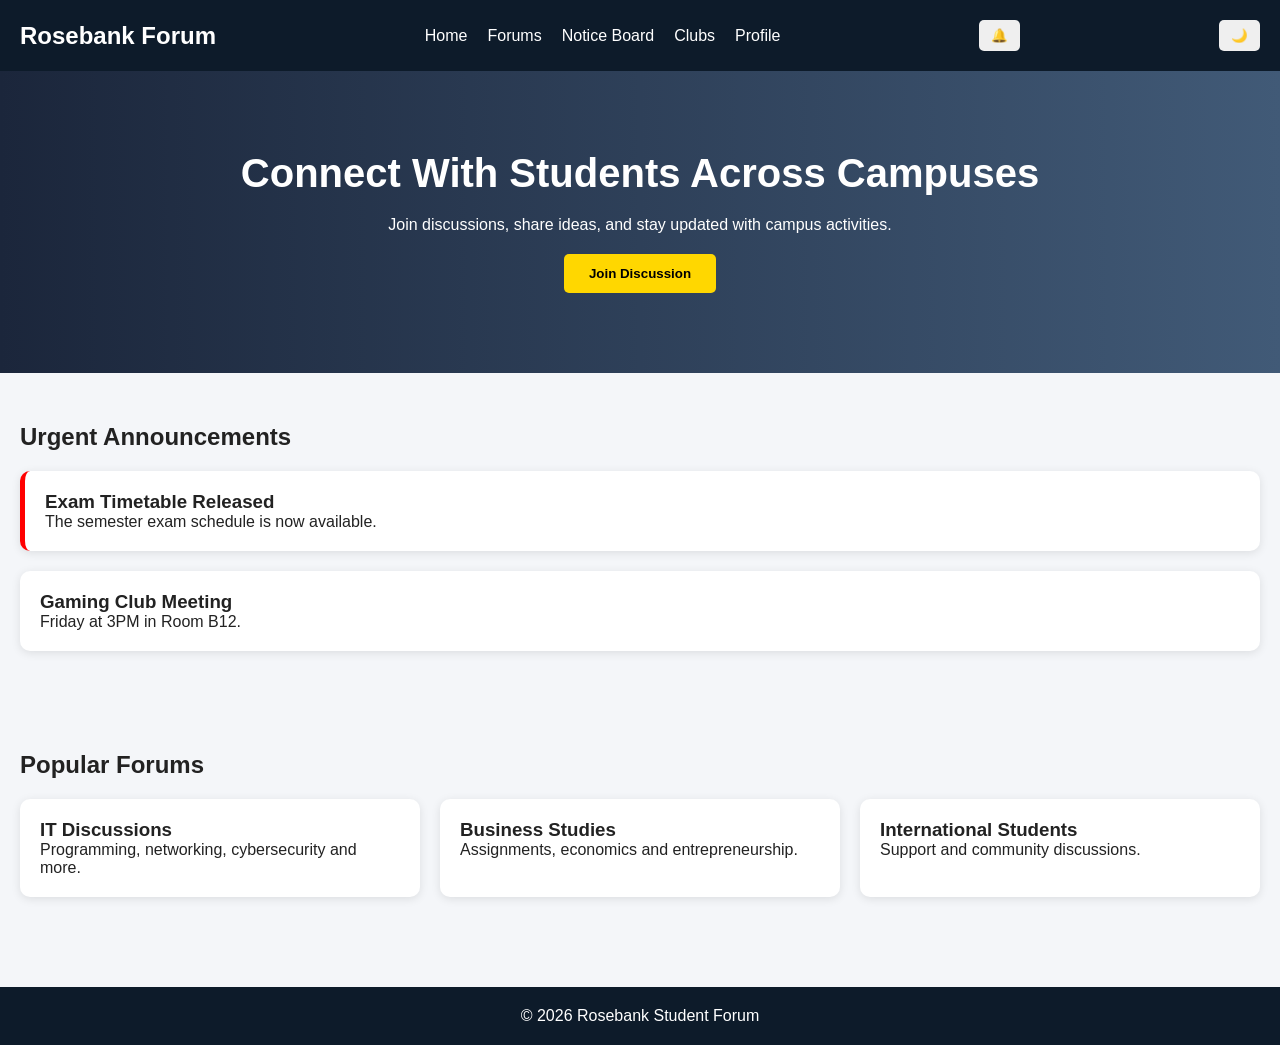
<file: index.html>
<!DOCTYPE html>
<html>
<head>
    <meta charset="UTF-8">
    <meta name="viewport" content="width=device-width, initial-scale=1.0">
    <title>Rosebank Student Forum</title>
    <link rel="stylesheet" href="style.css">
</head>
<body>

    <header>
        <nav>
            <h1>Rosebank Forum</h1>

            <ul>
                <li><a href="index.html">Home</a></li>
                <li><a href="forums.html">Forums</a></li>
                <li><a href="notice.html">Notice Board</a></li>
                <li><a href="clubs.html">Clubs</a></li>
                <li><a href="profile.html">Profile</a></li>
            </ul>
    <button id="notifyBtn">🔔</button>
    <button id="darkModeBtn">🌙</button>
        </nav>
    </header>

    <section class="hero">
        <h2>Connect With Students Across Campuses</h2>
        <p>Join discussions, share ideas, and stay updated with campus activities.</p>
        <button id="joinBtn">Join Discussion</button>
    </section>

    <section class="announcements">
        <h2>Urgent Announcements</h2>

        <div class="card urgent">
            <h3>Exam Timetable Released</h3>
            <p>The semester exam schedule is now available.</p>
        </div>

        <div class="card">
            <h3>Gaming Club Meeting</h3>
            <p>Friday at 3PM in Room B12.</p>
        </div>
    </section>

    <section class="forums">
        <h2>Popular Forums</h2>

        <div class="forum-grid">

            <div class="forum-card">
                <h3>IT Discussions</h3>
                <p>Programming, networking, cybersecurity and more.</p>
            </div>

            <div class="forum-card">
                <h3>Business Studies</h3>
                <p>Assignments, economics and entrepreneurship.</p>
            </div>

            <div class="forum-card">
                <h3>International Students</h3>
                <p>Support and community discussions.</p>
            </div>

        </div>
    </section>

    <footer>
        <p>© 2026 Rosebank Student Forum</p>
    </footer>

    <script src="script.js"></script>
</body>
</html>
</file>
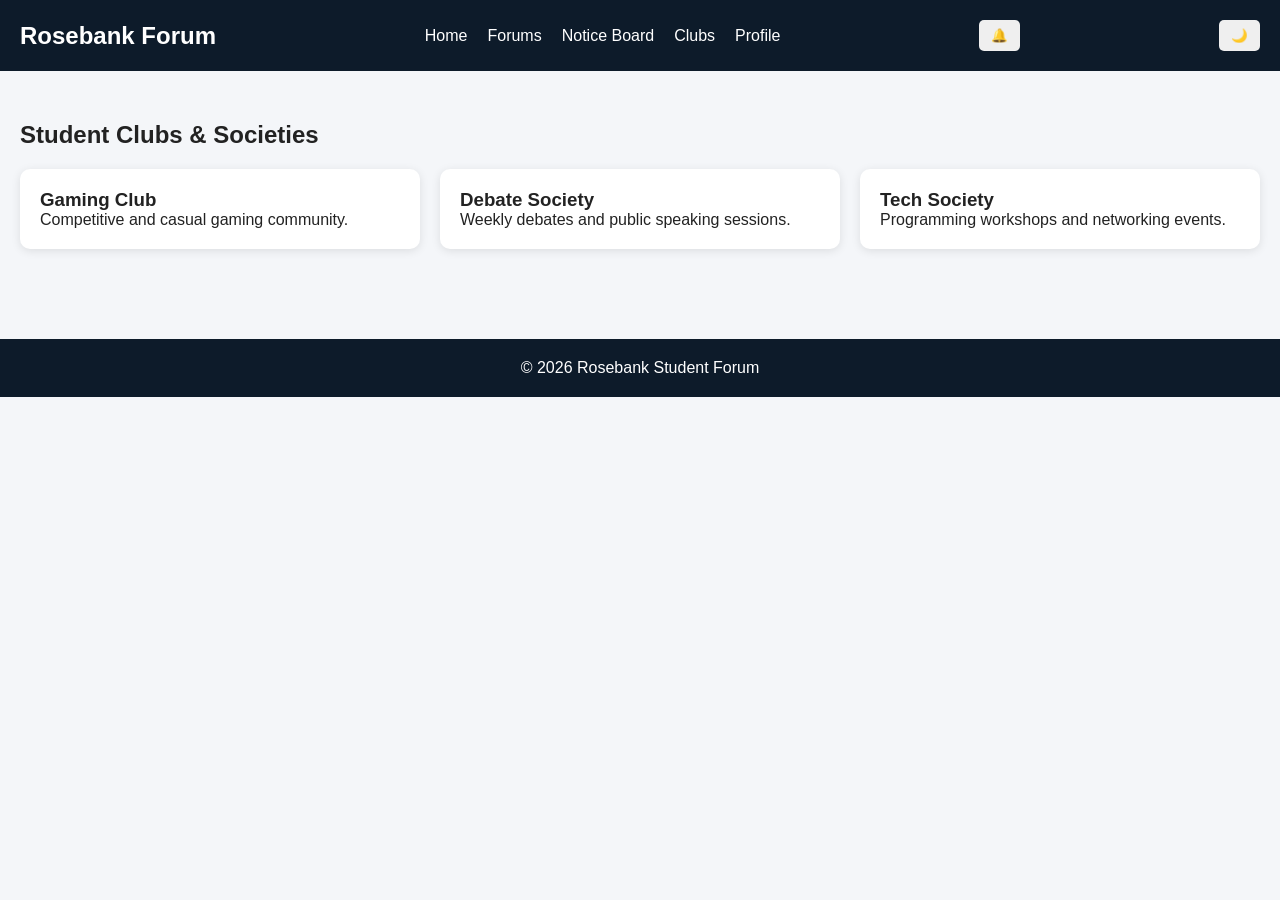
<file: clubs.html>
<!DOCTYPE html>
<html lang="en">
<head>
    <meta charset="UTF-8">
    <meta name="viewport" content="width=device-width, initial-scale=1.0">
    <title>Clubs & Societies</title>
    <link rel="stylesheet" href="style.css">
</head>
<body>

<header>
    <nav>
        <h1>Rosebank Forum</h1>

        <ul>
            <li><a href="index.html">Home</a></li>
            <li><a href="forums.html">Forums</a></li>
            <li><a href="notice.html">Notice Board</a></li>
            <li><a href="clubs.html">Clubs</a></li>
            <li><a href="profile.html">Profile</a></li>
        </ul>
    <button id="notifyBtn">🔔</button>
    <button id="darkModeBtn">🌙</button>
    </nav>
</header>

<section class="forums">

    <h2>Student Clubs & Societies</h2>

    <div class="forum-grid">

        <div class="forum-card">
            <h3>Gaming Club</h3>
            <p>Competitive and casual gaming community.</p>
        </div>

        <div class="forum-card">
            <h3>Debate Society</h3>
            <p>Weekly debates and public speaking sessions.</p>
        </div>

        <div class="forum-card">
            <h3>Tech Society</h3>
            <p>Programming workshops and networking events.</p>
        </div>

    </div>

</section>

<footer>
    <p>© 2026 Rosebank Student Forum</p>
</footer>

</body>
</html>
</file>
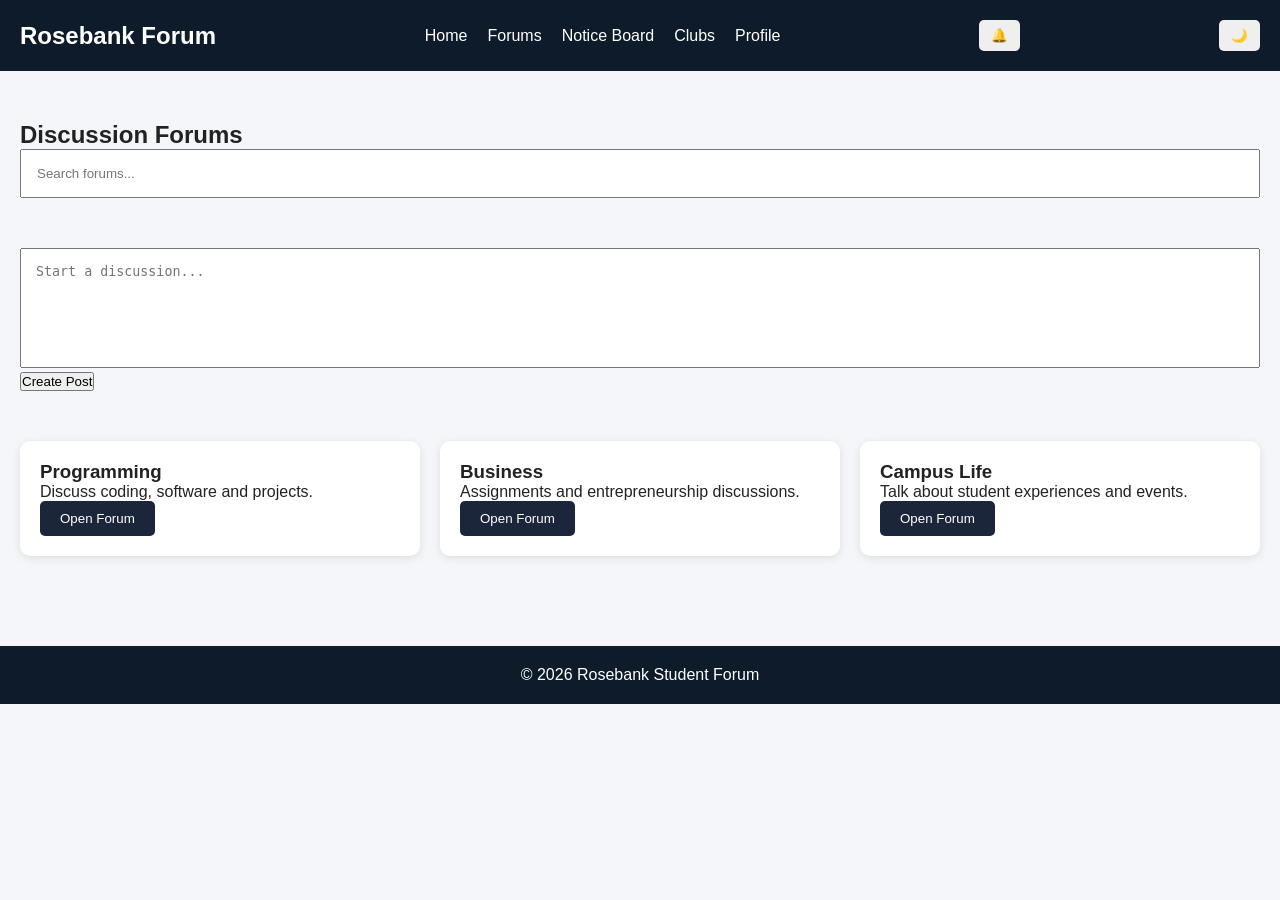
<file: forums.html>
<!DOCTYPE html>
<html lang="en">
<head>
    <meta charset="UTF-8">
    <meta name="viewport" content="width=device-width, initial-scale=1.0">
    <title>Forums</title>
    <link rel="stylesheet" href="style.css">
</head>
<body>

<header>
    <nav>
        <h1>Rosebank Forum</h1>

        <ul>
            <li><a href="index.html">Home</a></li>
            <li><a href="forums.html">Forums</a></li>
            <li><a href="notice.html">Notice Board</a></li>
            <li><a href="clubs.html">Clubs</a></li>
            <li><a href="profile.html">Profile</a></li>
        </ul>
    <button id="notifyBtn">🔔</button>
    <button id="darkModeBtn">🌙</button>
    </nav>
</header>

<section class="forums">
    <h2>Discussion Forums</h2>

<input
    type="text"
    id="searchInput"
    placeholder="Search forums..."
>
<div class="create-post">

    <textarea
        id="postInput"
        placeholder="Start a discussion..."
    ></textarea>

    <button id="postBtn">
        Create Post
    </button>

</div>

<div id="posts"></div>

    <div class="forum-grid">

        <div class="forum-card">
            <h3>Programming</h3>
            <p>Discuss coding, software and projects.</p>
            <button>Open Forum</button>
        </div>

        <div class="forum-card">
            <h3>Business</h3>
            <p>Assignments and entrepreneurship discussions.</p>
            <button>Open Forum</button>
        </div>

        <div class="forum-card">
            <h3>Campus Life</h3>
            <p>Talk about student experiences and events.</p>
            <button>Open Forum</button>
        </div>

    </div>
</section>

<footer>
    <p>© 2026 Rosebank Student Forum</p>
</footer>

</body>
</html>
</file>
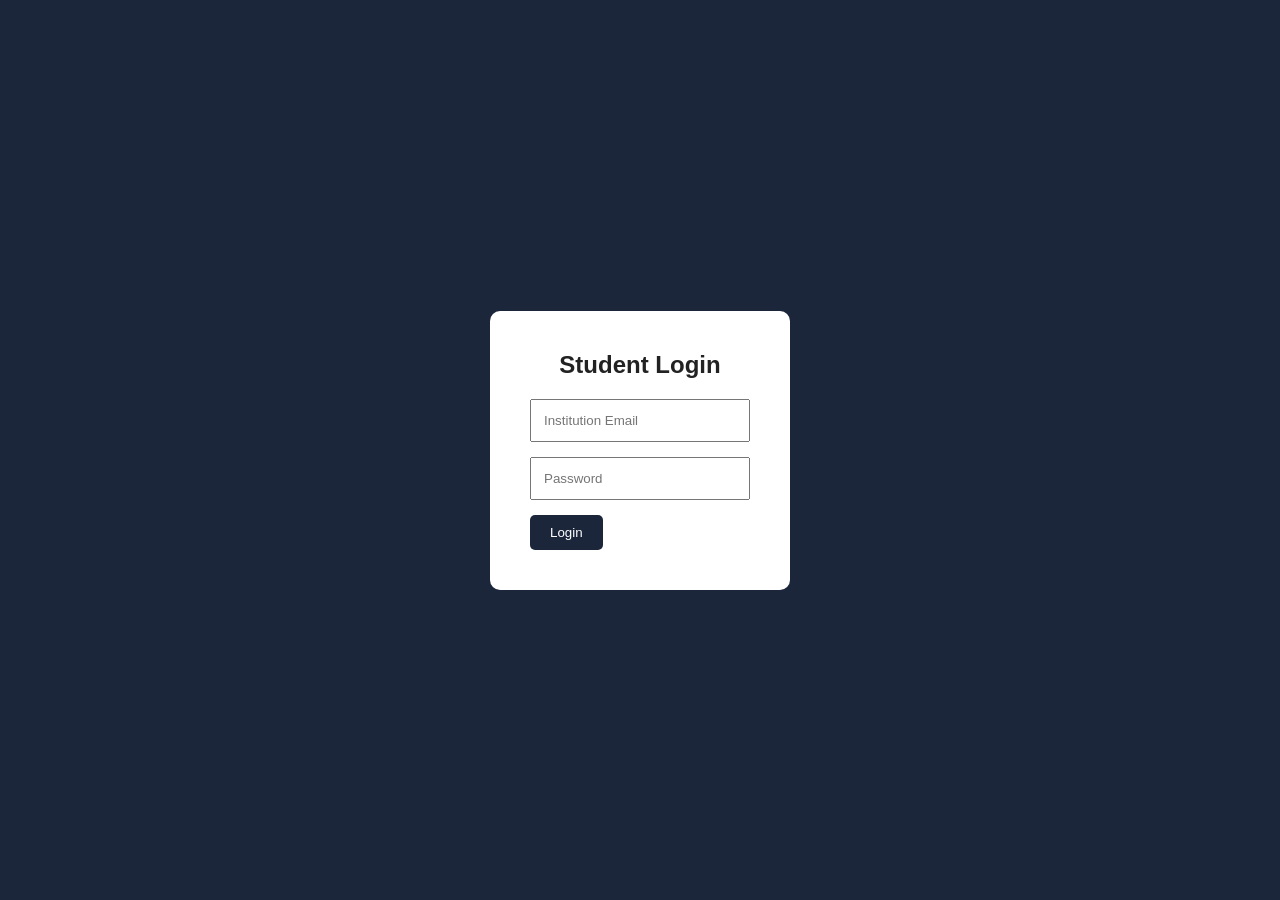
<file: login.html>
<!DOCTYPE html>
<html lang="en">
<head>
    <meta charset="UTF-8">
    <meta name="viewport" content="width=device-width, initial-scale=1.0">
    <title>Login</title>
    <link rel="stylesheet" href="style.css">
</head>
<body>

<section class="login-container">

    <form class="login-form">

        <h2>Student Login</h2>

        <input type="email" placeholder="Institution Email" required>

        <input type="password" placeholder="Password" required>

        <button type="submit">Login</button>

    </form>

</section>

</body>
</html>
</file>
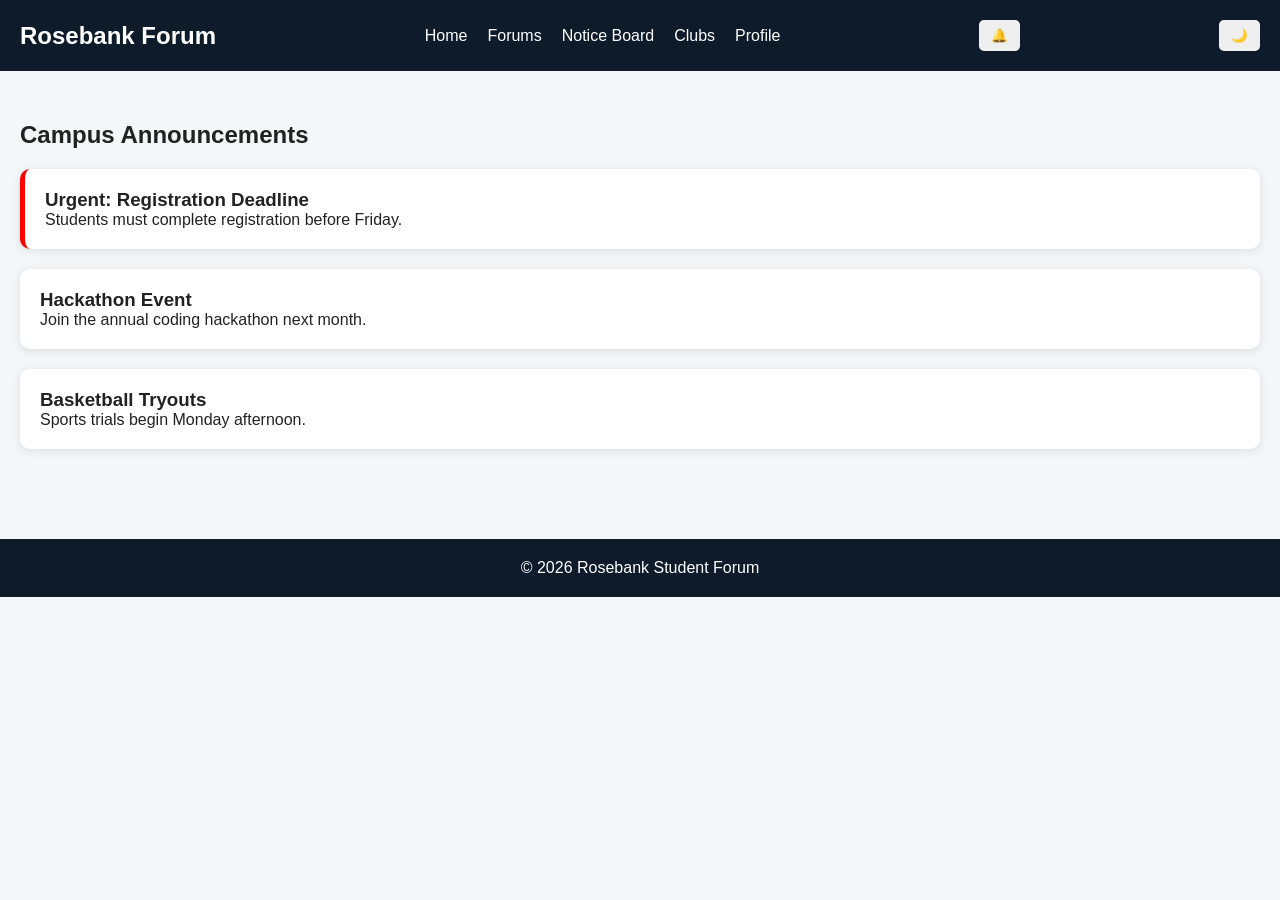
<file: notice.html>
<!DOCTYPE html>
<html lang="en">
<head>
    <meta charset="UTF-8">
    <meta name="viewport" content="width=device-width, initial-scale=1.0">
    <title>Notice Board</title>
    <link rel="stylesheet" href="style.css">
</head>
<body>

<header>
    <nav>
        <h1>Rosebank Forum</h1>

        <ul>
            <li><a href="index.html">Home</a></li>
            <li><a href="forums.html">Forums</a></li>
            <li><a href="notice.html">Notice Board</a></li>
            <li><a href="clubs.html">Clubs</a></li>
            <li><a href="profile.html">Profile</a></li>
        </ul>
    <button id="notifyBtn">🔔</button>
    <button id="darkModeBtn">🌙</button>
    </nav>
</header>

<section class="announcements">
    <h2>Campus Announcements</h2>

    <div class="card urgent">
        <h3>Urgent: Registration Deadline</h3>
        <p>Students must complete registration before Friday.</p>
    </div>

    <div class="card">
        <h3>Hackathon Event</h3>
        <p>Join the annual coding hackathon next month.</p>
    </div>

    <div class="card">
        <h3>Basketball Tryouts</h3>
        <p>Sports trials begin Monday afternoon.</p>
    </div>

</section>

<footer>
    <p>© 2026 Rosebank Student Forum</p>
</footer>

</body>
</html>
</file>
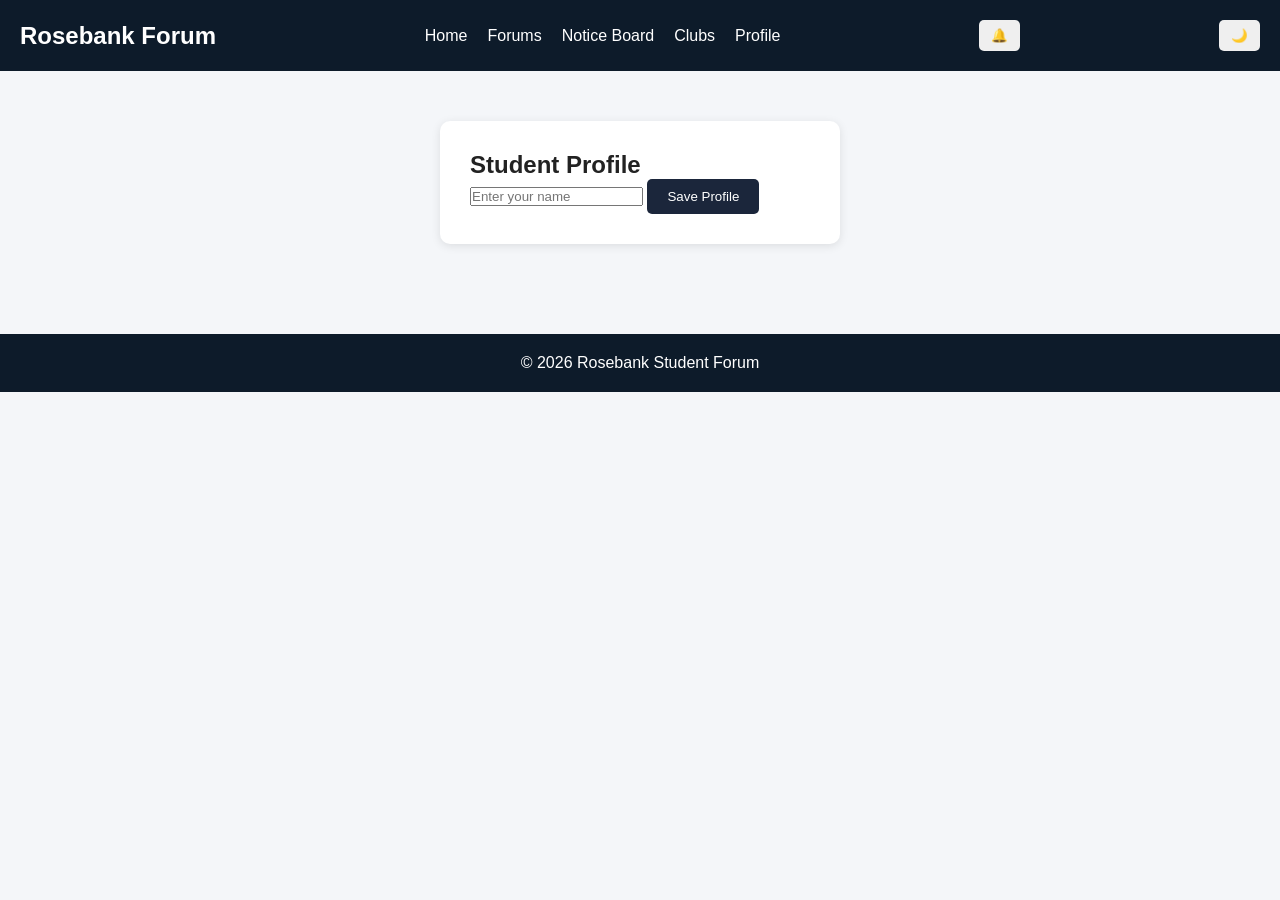
<file: profile.html>
<!DOCTYPE html>
<html lang="en">
<head>
    <meta charset="UTF-8">
    <meta name="viewport" content="width=device-width, initial-scale=1.0">
    <title>My Profile</title>
    <link rel="stylesheet" href="style.css">
</head>
<body>

<header>
    <nav>
        <h1>Rosebank Forum</h1>

        <ul>
            <li><a href="index.html">Home</a></li>
            <li><a href="forums.html">Forums</a></li>
            <li><a href="notice.html">Notice Board</a></li>
            <li><a href="clubs.html">Clubs</a></li>
            <li><a href="profile.html">Profile</a></li>
        </ul>
    <button id="notifyBtn">🔔</button>
    <button id="darkModeBtn">🌙</button>
    </nav>
</header>

<section class="profile">

    <div class="profile-card">

        <h2>Student Profile</h2>

        <input
            type="text"
            id="profileName"
            placeholder="Enter your name"
        >

        <button id="saveProfile">
            Save Profile
        </button>

    </div>

</section>

<footer>
    <p>© 2026 Rosebank Student Forum</p>
</footer>

</body>
</html>
</file>
<file: style.css>
* {
    margin: 0;
    padding: 0;
    box-sizing: border-box;
}

body {
    font-family: Arial, sans-serif;
    background: #f4f6f9;
    color: #222;
}

header {
    background: #0d1b2a;
    padding: 20px;
}

nav {
    display: flex;
    justify-content: space-between;
    align-items: center;
}

nav h1 {
    color: white;
}

nav ul {
    display: flex;
    list-style: none;
}

nav ul li {
    margin-left: 20px;
}

nav ul li a {
    color: white;
    text-decoration: none;
}

.hero {
    text-align: center;
    padding: 80px 20px;
    background: linear-gradient(to right, #1b263b, #415a77);
    color: white;
}

.hero h2 {
    font-size: 40px;
    margin-bottom: 20px;
}

.hero p {
    margin-bottom: 20px;
}

.hero button {
    padding: 12px 25px;
    border: none;
    background: gold;
    cursor: pointer;
    border-radius: 5px;
    font-weight: bold;
}

.announcements,
.forums {
    padding: 50px 20px;
}

.card,
.forum-card {
    background: white;
    padding: 20px;
    margin-top: 20px;
    border-radius: 10px;
    box-shadow: 0px 2px 10px rgba(0,0,0,0.1);
}

.urgent {
    border-left: 5px solid red;
}

.forum-grid {
    display: grid;
    grid-template-columns: repeat(auto-fit, minmax(250px, 1fr));
    gap: 20px;
}

footer {
    text-align: center;
    background: #0d1b2a;
    color: white;
    padding: 20px;
    margin-top: 40px;
}

@media(max-width: 768px) {

    nav {
        flex-direction: column;
    }

    nav ul {
        margin-top: 15px;
        flex-direction: column;
        align-items: center;
    }

    nav ul li {
        margin: 10px 0;
    }

    .hero h2 {
        font-size: 28px;
    }
}
.login-container {
    height: 100vh;
    display: flex;
    justify-content: center;
    align-items: center;
    background: #1b263b;
}

.login-form {
    background: white;
    padding: 40px;
    border-radius: 10px;
    width: 300px;
}

.login-form h2 {
    margin-bottom: 20px;
    text-align: center;
}

.login-form input {
    width: 100%;
    padding: 12px;
    margin-bottom: 15px;
}

.login-form button,
.forum-card button,
.profile-card button {
    padding: 10px 20px;
    border: none;
    background: #1b263b;
    color: white;
    border-radius: 5px;
    cursor: pointer;
}

.profile {
    display: flex;
    justify-content: center;
    padding: 50px;
}

.profile-card {
    background: white;
    padding: 30px;
    border-radius: 10px;
    width: 400px;
    box-shadow: 0px 2px 10px rgba(0,0,0,0.1);
}

.profile-card p {
    margin: 15px 0;
}
.dark {
    background: #121212;
    color: white;
}

.dark .card,
.dark .forum-card,
.dark .profile-card,
.dark .login-form {
    background: #1f1f1f;
    color: white;
}

#create-post,
.create-post {
    margin: 30px 0;
}

#create-post textarea,
.create-post textarea {
    width: 100%;
    height: 120px;
    padding: 15px;
    resize: none;
}

#searchInput {
    width: 100%;
    padding: 15px;
    margin-bottom: 20px;
}

nav button {
    margin-left: 10px;
    padding: 8px 12px;
    border: none;
    cursor: pointer;
    border-radius: 5px;
}
</file>
